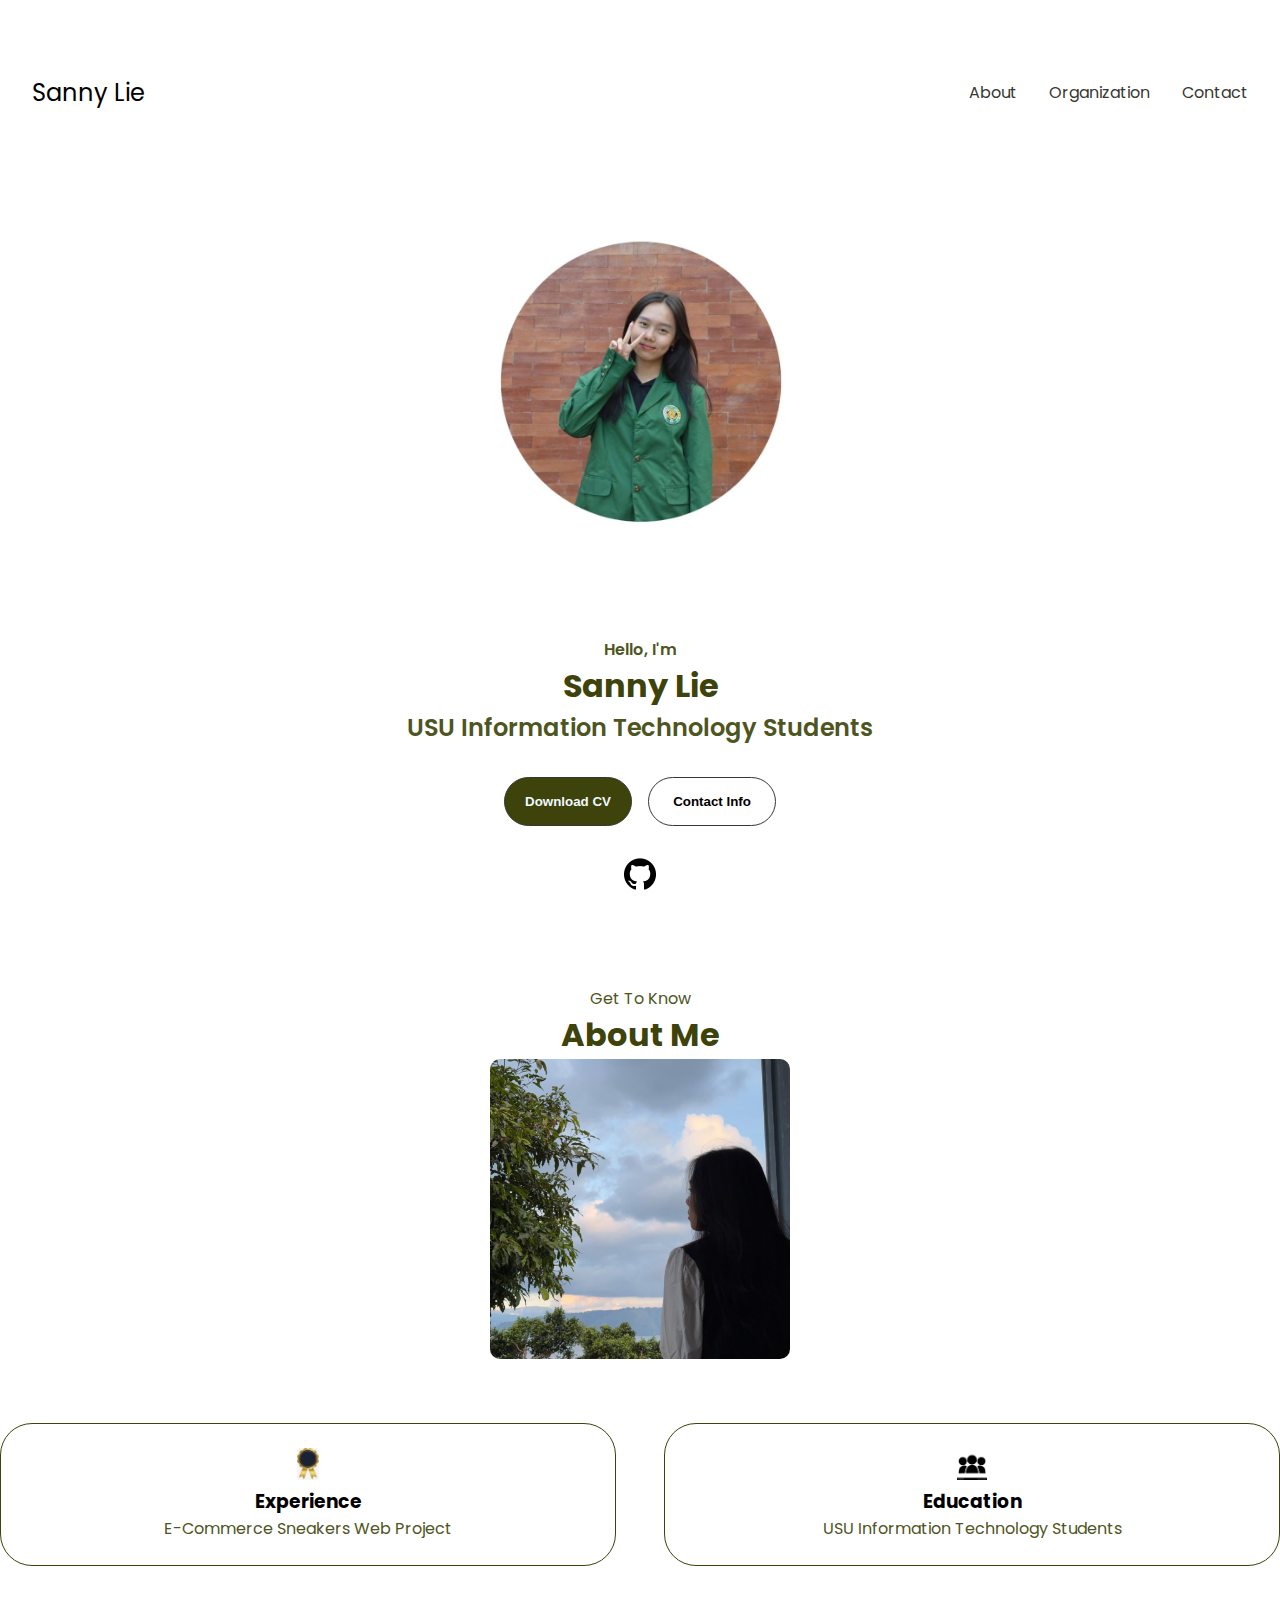
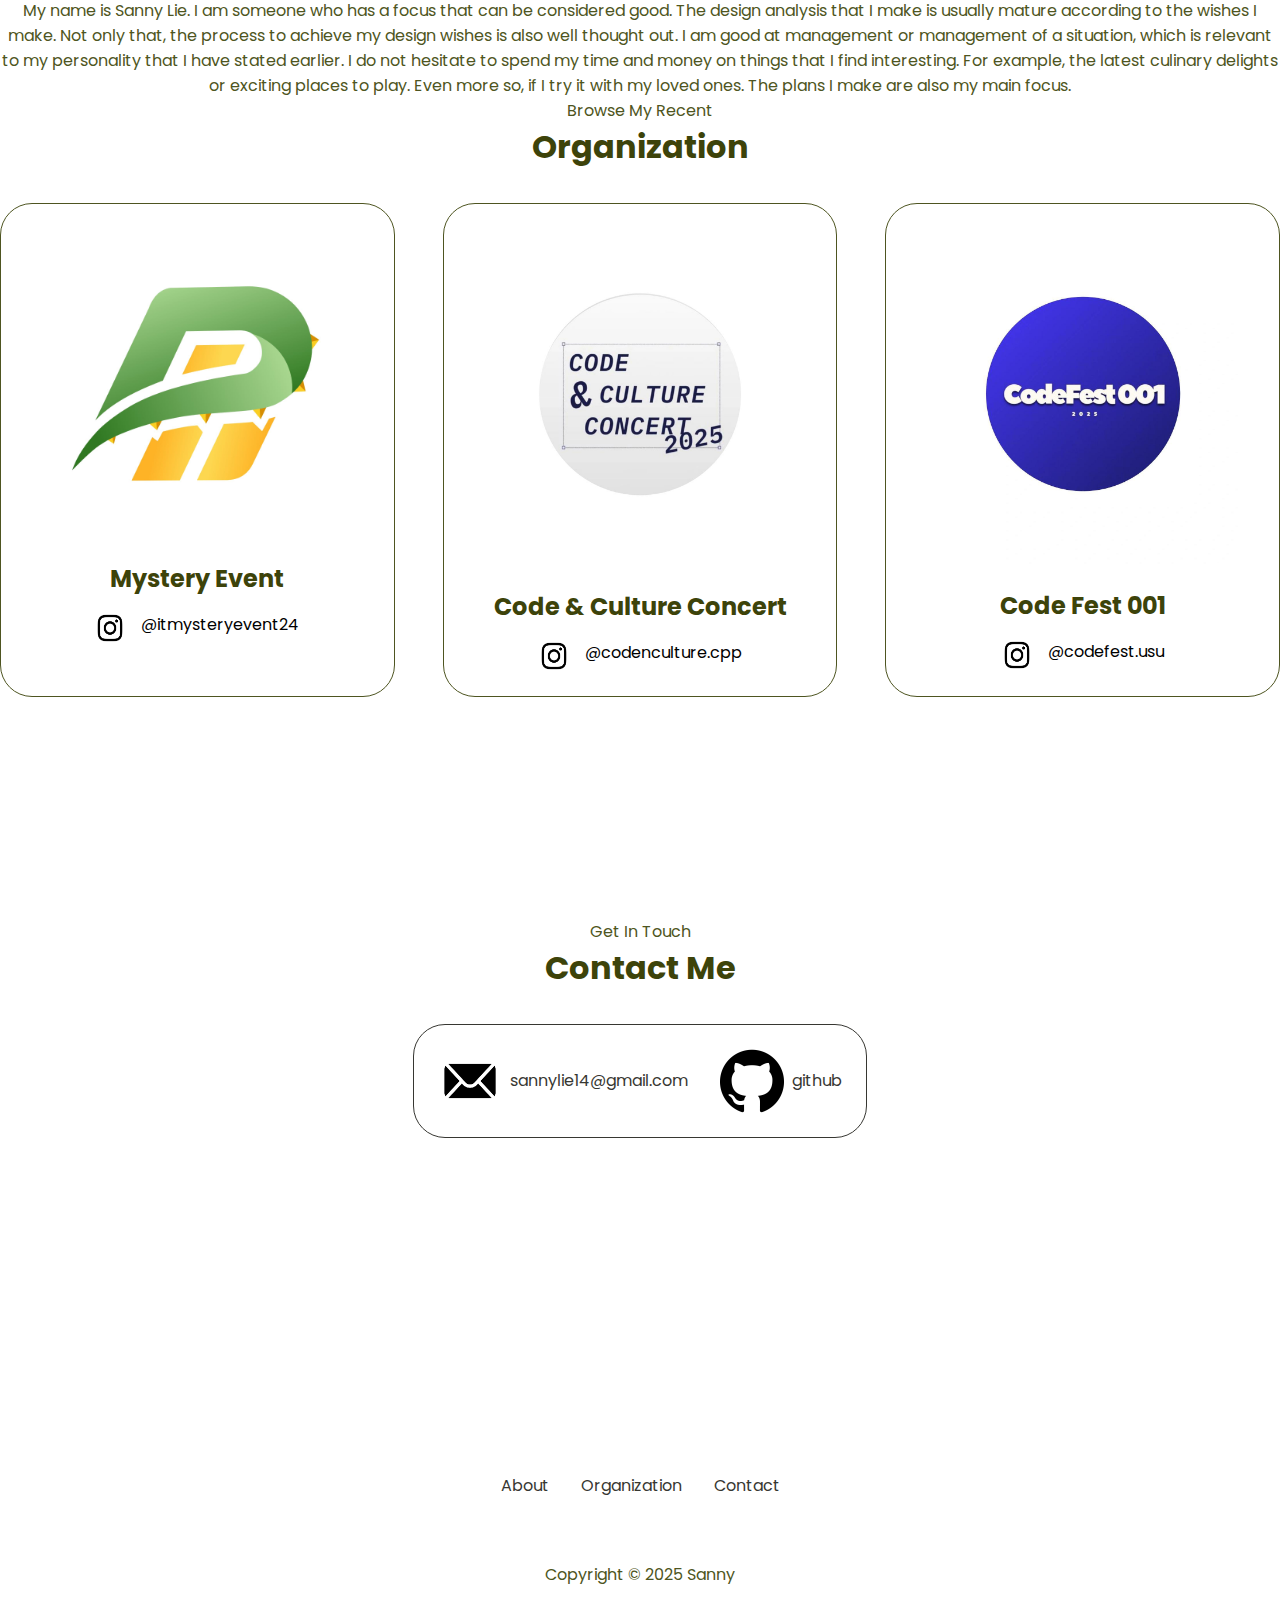
<file: index.html>
<!DOCTYPE html>
<html lang="en">
<head>
    <meta charset="UTF-8">
    <meta name="viewport" content="width=device-width, initial-scale=1.0">
    <title>CV</title>
    <link rel="stylesheet" href="style.css">
    <link rel="stylesheet" href="media.css">
</head>
<body>
   <nav id="bar-nav">
    <div class="logo">Sanny Lie</div>
    <div>
        <ul class="link">
            <li><a href="#about">About</a></li>
            <li><a href="#organization">Organization</a></li>
            <li><a href="#contact">Contact</a></li>
        </ul>
    </div>
   </nav>
   <nav id="sanny-nav">
    <div class="logo">Sanny Lie</div>
    <div class="sanny-menu">
        <div class="sanny-icon" onclick="toggleMenu()">
            <span></span>
            <span></span>
            <span></span>
        </div>
        <div class="menu-link">
            <li><a href="#about" onclick="toggleMenu()">About</a></li>
            <li><a href="#organization" onclick="toggleMenu()">Organization</a></li>
            <li><a href="#contact" onclick="toggleMenu()">Contact</a></li>  
        </div>
    </div>
   </nav>

   <section id="profil">
    <div class="section--pic-container">
        <img src="sanny3.jpg" alt="sanny" class="pic">
    </div>

    <div class="section--text">
        <p class="section--text1">Hello, I'm</p>
        <h1 class="title">Sanny Lie</h1>
        <p class="section--text2">USU Information Technology Students</p>
        <div class="btn-container">
            <button class="btn btn-color-1" onclick="window.open('cv2.jpg')">Download CV</button>
            <button class="btn btn-color-2" onclick="location.href='#contact'">Contact Info</button>
        </div>

        <div id="social-container">
            <!-- <img src="ig2.jpg" alt="sosmed" class="icon" onclick="location.href='https://www.instagram.com/sannyl_?igsh=YmptMGhmOXgxdjhp'"></div> -->
            <img src="github.png" alt="sosmed" class="icon" onclick="location.href='https://github.com/sanliee14'"></div>
        </div>
    </div>
   </section>

   <section id="about">
    <p class="section--text1">Get To Know</p>
    <h1 class="title">About Me</h1>
    <div class="section-container">
        <div class="section--pic-container">
            <img src="sanny2.jpg" alt="pp" width="300px" class="about-pic">
        </div>

        <div class="about-detail-container">
            <div class="about-container">
                <div class="detail-container">
                    <img src="sertif.jpg" alt="sertif ikon" class="icon">
                    <h3>Experience</h3>
                    <p>E-Commerce Sneakers Web Project</p>
                </div>
                <div class="detail-container">
                    <img src="people2.jpg" alt="edu ikon" class="edu icon">
                    <h3>Education</h3>
                    <p>USU Information Technology Students</p>
                </div>
            </div>
            <div class="text-container">
                <p>
                    My name is Sanny Lie. I am someone who has a focus that can be considered good. The design analysis that I make is usually mature according to the wishes I make. Not only that, the process to achieve my design wishes is also well thought out. I am good at management or management of a situation, which is relevant to my personality that I have stated earlier. I do not hesitate to spend my time and money on things that I find interesting. For example, the latest culinary delights or exciting places to play. Even more so, if I try it with my loved ones. The plans I make are also my main focus.
                </p>
            </div>
        </div>
    </div>
    <img src="arrow.png" alt="arrow icon" class="icon arrow" onclick="location.href='./#experience'">

    <section id="organization">
        <p class="section--text1">Browse My Recent</p>
        <h1 class="title">Organization</h1>
        <div class="experience-details-container">
            <div class="about-container">
            <div class="detail-container color-container">
                <div class="article-container">
                    <img src="me.jpg" alt="ME" width="300px" class="project-img">
                </div>
                <h2 class="experience-sub-title project-title">Mystery Event</h2>
                <div class="btn-container">
                    <img src="ig2.jpg" alt="sosmed" width="30px" class="icon" onclick="location.href='https://www.instagram.com/itmysteryevent24'">@itmysteryevent24</div>
                </div>
            <div class="detail-container color-container">
                <div class="article-container">
                    <img src="cpp.jpg" alt="CPP" width="300px" class="project-img">
                </div>
                <h2 class="experience-sub-title project-title">Code & Culture Concert</h2>
                <div class="btn-container">
                    <img src="ig2.jpg" alt="sosmed" width="30px" class="icon" onclick="location.href='https://www.instagram.com/codenculture.cpp'">@codenculture.cpp</div>
                </div>
            <div class="detail-container color-container">
                <div class="article-container">
                    <img src="codefest.jpg" alt="CODEFEST" width="300px" class="project-img">
                </div>
                <h2 class="experience-sub-title project-title">Code Fest 001</h2>
                <div class="btn-container">
                    <img src="ig2.jpg" alt="sosmed" width="30px" class="icon" onclick="location.href='https://www.instagram.com/codefest.usu'">@codefest.usu</div>
                </div>
            </div></div>
        </div>
        <img src="arrow.png" alt="arrow icon" class="icon arrow" onclick="location.href='./#experience'">
    </section>

    <section id="contact">
        <p class="section--text1">Get In Touch</p>
        <h1 class="title">Contact Me</h1>
        <div class="contact-info-upper-container">
            <div class="contact-info-container">
                <img src="email2.jpg" alt="email icon" class="icon contact-icon">
                <p><a href="mailto:sannylie14@gmail.com">sannylie14@gmail.com</a></p>
            </div>
            <div class="contact-info-container">
                <img src="github.png" alt="github icon" class="icon contact-icon">
                <p><a href="https://github.com/sanliee14">github</a></p>
            </div>
        </div>
        </div>
    </section>
   </section>
   <footer>
    <nav>
        <div class="nav-link-container">
            <ul class="link">
                <li><a href="#about">About</a></li>
                <li><a href="#organization">Organization</a></li>
                <li><a href="#contact">Contact</a></li>
            </ul>
        </div>
    </nav>
    <p>Copyright &#169; 2025 Sanny</p>
   </footer>
   <script src="script.js"></script>
</body>
</html>
</file>
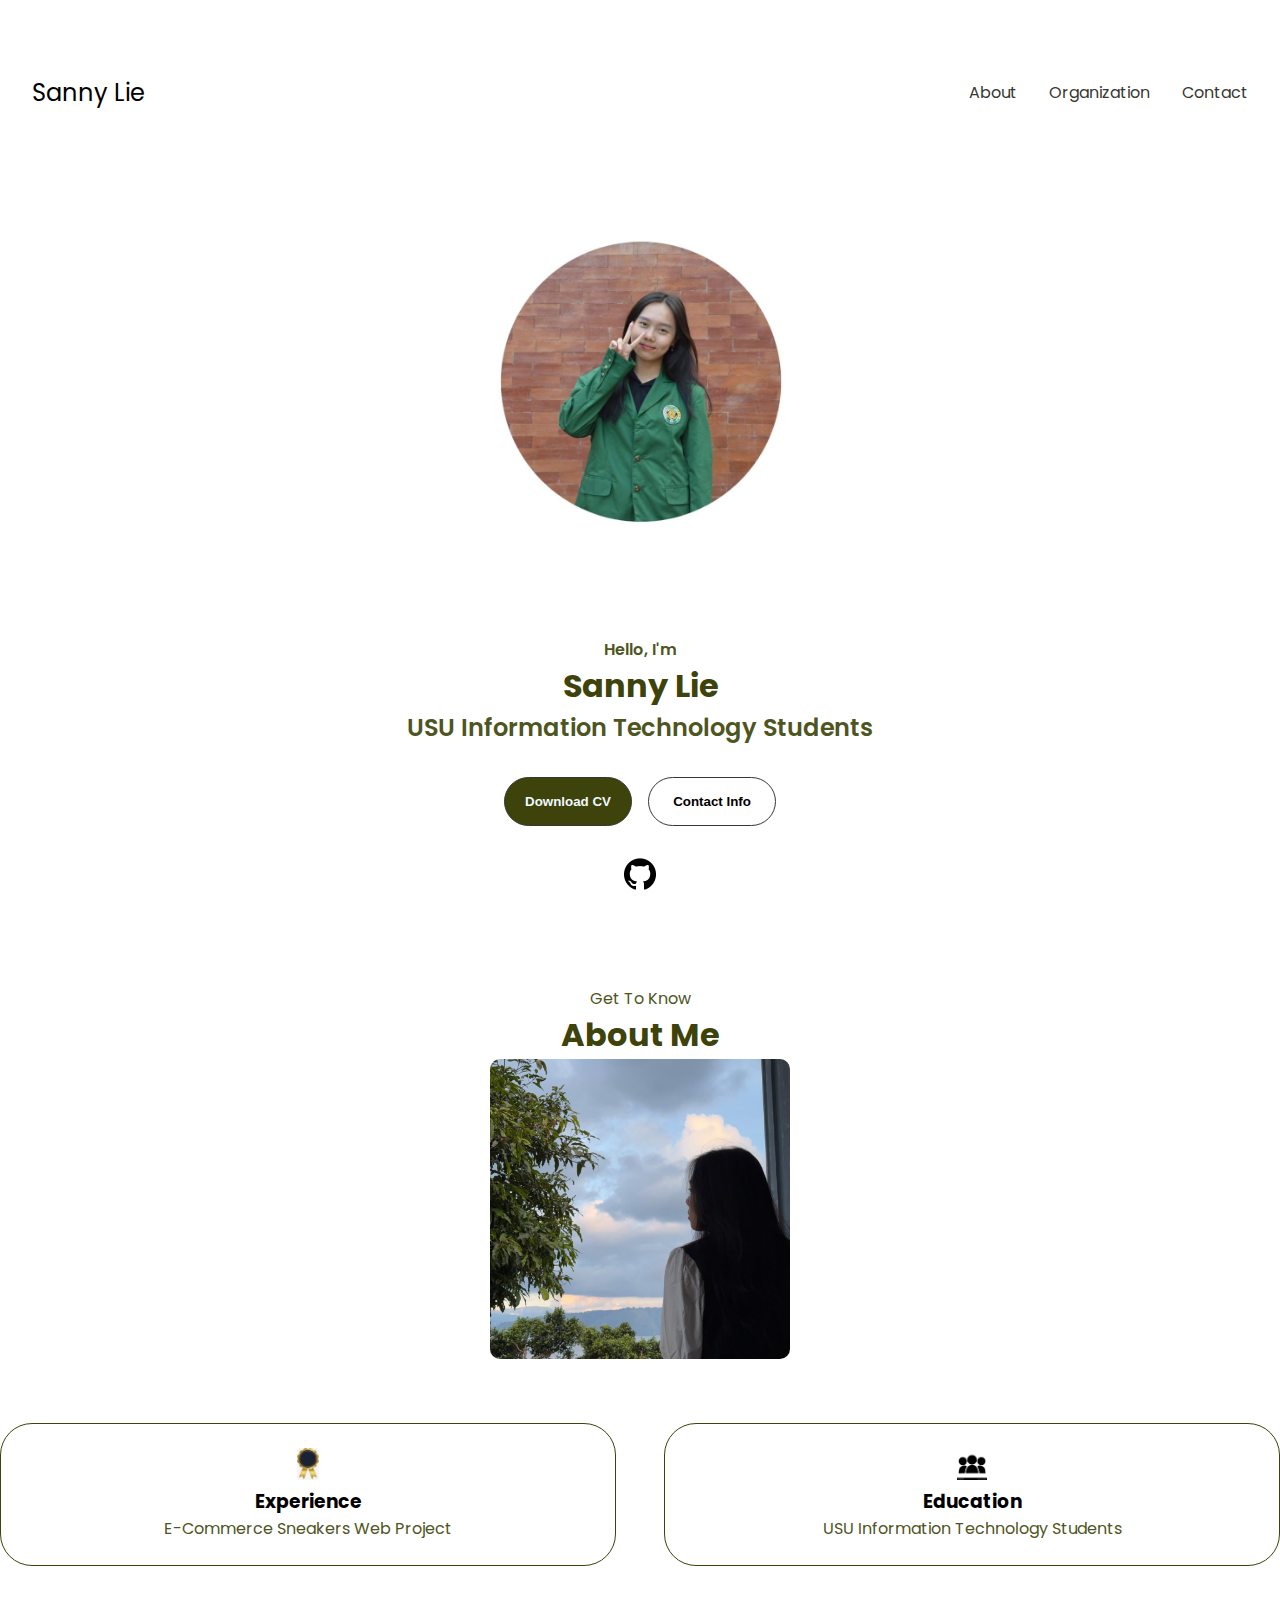
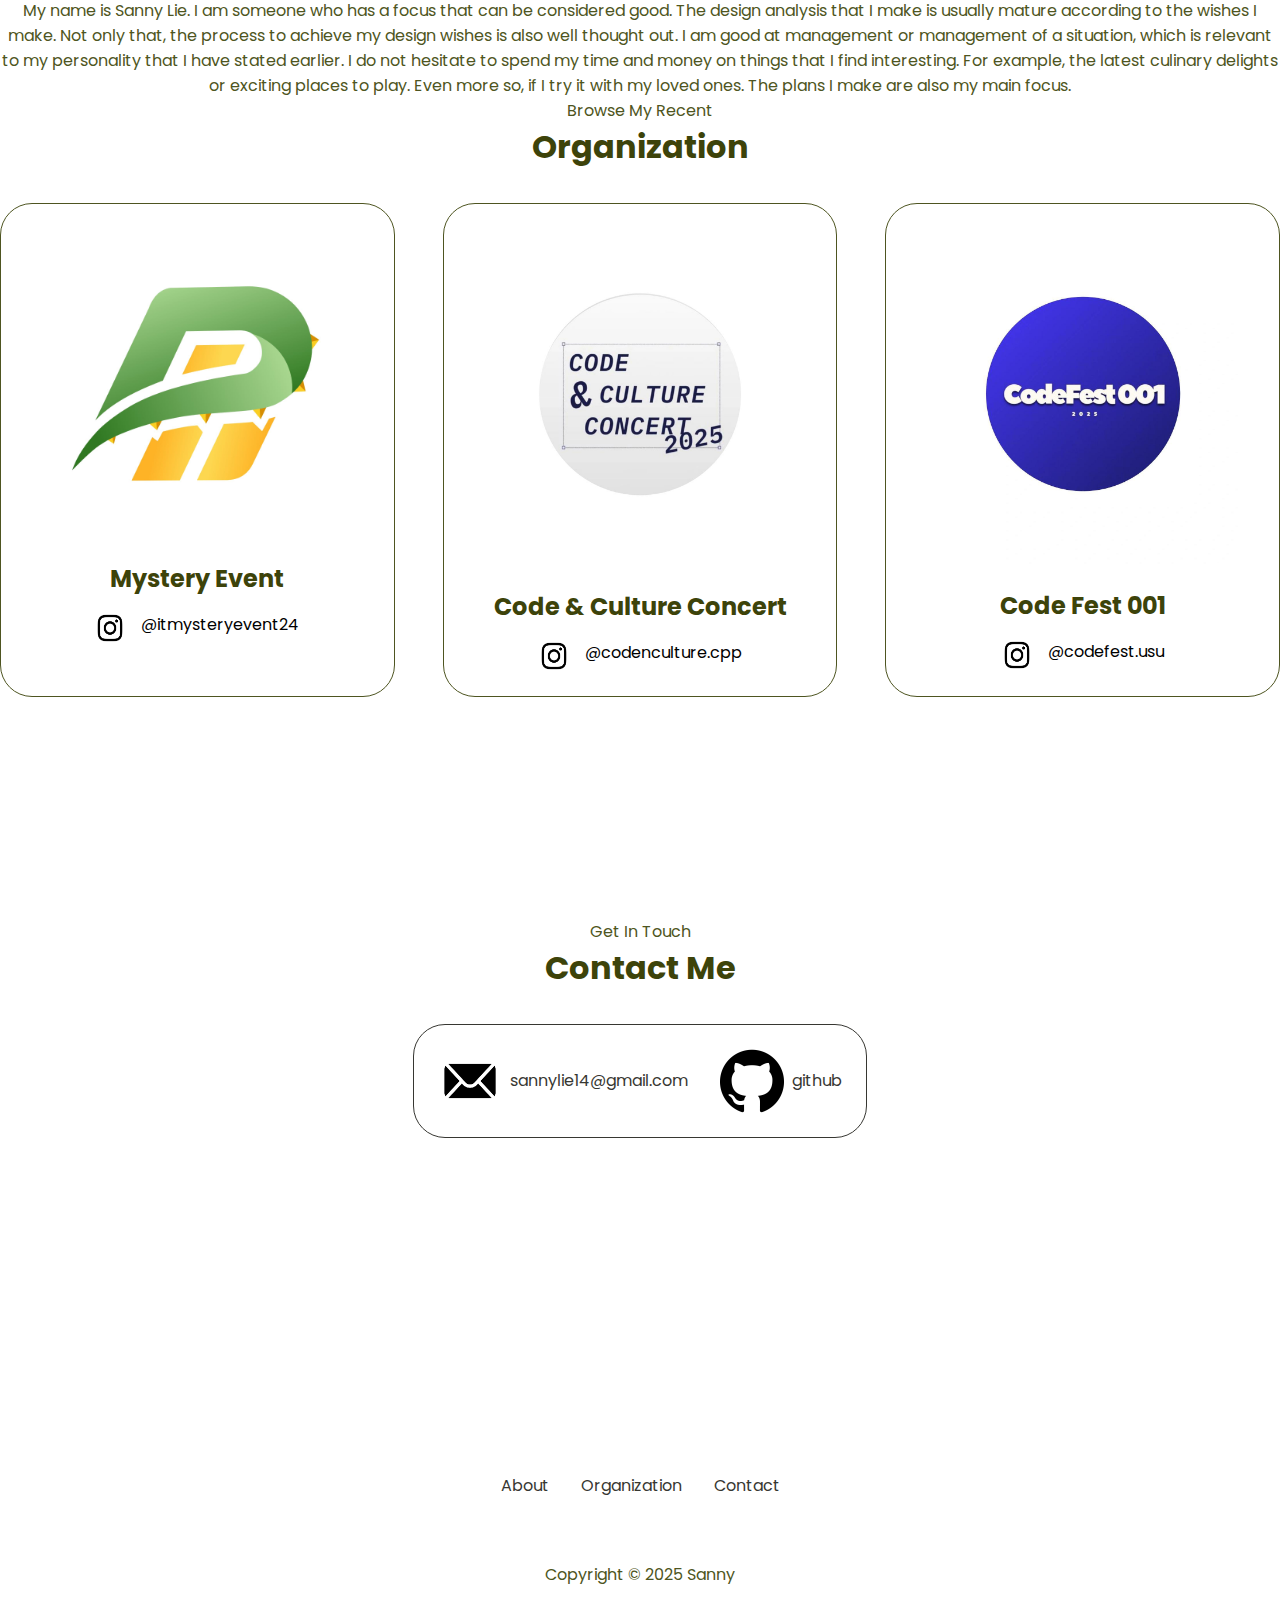
<file: cv.html>
<!DOCTYPE html>
<html lang="en">
<head>
    <meta charset="UTF-8">
    <meta name="viewport" content="width=device-width, initial-scale=1.0">
    <title>CV</title>
    <link rel="stylesheet" href="style.css">
    <link rel="stylesheet" href="media.css">
</head>
<body>
   <nav id="bar-nav">
    <div class="logo">Sanny Lie</div>
    <div>
        <ul class="link">
            <li><a href="#about">About</a></li>
            <li><a href="#organization">Organization</a></li>
            <li><a href="#contact">Contact</a></li>
        </ul>
    </div>
   </nav>
   <nav id="sanny-nav">
    <div class="logo">Sanny Lie</div>
    <div class="sanny-menu">
        <div class="sanny-icon" onclick="toggleMenu()">
            <span></span>
            <span></span>
            <span></span>
        </div>
        <div class="menu-link">
            <li><a href="#about" onclick="toggleMenu()">About</a></li>
            <li><a href="#organization" onclick="toggleMenu()">Organization</a></li>
            <li><a href="#contact" onclick="toggleMenu()">Contact</a></li>  
        </div>
    </div>
   </nav>

   <section id="profil">
    <div class="section--pic-container">
        <img src="sanny3.jpg" alt="sanny" class="pic">
    </div>

    <div class="section--text">
        <p class="section--text1">Hello, I'm</p>
        <h1 class="title">Sanny Lie</h1>
        <p class="section--text2">USU Information Technology Students</p>
        <div class="btn-container">
            <button class="btn btn-color-1" onclick="window.open('cv2.jpg')">Download CV</button>
            <button class="btn btn-color-2" onclick="location.href='#contact'">Contact Info</button>
        </div>

        <div id="social-container">
            <!-- <img src="ig2.jpg" alt="sosmed" class="icon" onclick="location.href='https://www.instagram.com/sannyl_?igsh=YmptMGhmOXgxdjhp'"></div> -->
            <img src="github.png" alt="sosmed" class="icon" onclick="location.href='https://github.com/sanliee14'"></div>
        </div>
    </div>
   </section>

   <section id="about">
    <p class="section--text1">Get To Know</p>
    <h1 class="title">About Me</h1>
    <div class="section-container">
        <div class="section--pic-container">
            <img src="sanny2.jpg" alt="pp" width="300px" class="about-pic">
        </div>

        <div class="about-detail-container">
            <div class="about-container">
                <div class="detail-container">
                    <img src="sertif.jpg" alt="sertif ikon" class="icon">
                    <h3>Experience</h3>
                    <p>E-Commerce Sneakers Web Project</p>
                </div>
                <div class="detail-container">
                    <img src="people2.jpg" alt="edu ikon" class="edu icon">
                    <h3>Education</h3>
                    <p>USU Information Technology Students</p>
                </div>
            </div>
            <div class="text-container">
                <p>
                    My name is Sanny Lie. I am someone who has a focus that can be considered good. The design analysis that I make is usually mature according to the wishes I make. Not only that, the process to achieve my design wishes is also well thought out. I am good at management or management of a situation, which is relevant to my personality that I have stated earlier. I do not hesitate to spend my time and money on things that I find interesting. For example, the latest culinary delights or exciting places to play. Even more so, if I try it with my loved ones. The plans I make are also my main focus.
                </p>
            </div>
        </div>
    </div>
    <img src="arrow.png" alt="arrow icon" class="icon arrow" onclick="location.href='./#experience'">

    <section id="organization">
        <p class="section--text1">Browse My Recent</p>
        <h1 class="title">Organization</h1>
        <div class="experience-details-container">
            <div class="about-container">
            <div class="detail-container color-container">
                <div class="article-container">
                    <img src="me.jpg" alt="ME" width="300px" class="project-img">
                </div>
                <h2 class="experience-sub-title project-title">Mystery Event</h2>
                <div class="btn-container">
                    <img src="ig2.jpg" alt="sosmed" width="30px" class="icon" onclick="location.href='https://www.instagram.com/itmysteryevent24'">@itmysteryevent24</div>
                </div>
            <div class="detail-container color-container">
                <div class="article-container">
                    <img src="cpp.jpg" alt="CPP" width="300px" class="project-img">
                </div>
                <h2 class="experience-sub-title project-title">Code & Culture Concert</h2>
                <div class="btn-container">
                    <img src="ig2.jpg" alt="sosmed" width="30px" class="icon" onclick="location.href='https://www.instagram.com/codenculture.cpp'">@codenculture.cpp</div>
                </div>
            <div class="detail-container color-container">
                <div class="article-container">
                    <img src="codefest.jpg" alt="CODEFEST" width="300px" class="project-img">
                </div>
                <h2 class="experience-sub-title project-title">Code Fest 001</h2>
                <div class="btn-container">
                    <img src="ig2.jpg" alt="sosmed" width="30px" class="icon" onclick="location.href='https://www.instagram.com/codefest.usu'">@codefest.usu</div>
                </div>
            </div></div>
        </div>
        <img src="arrow.png" alt="arrow icon" class="icon arrow" onclick="location.href='./#experience'">
    </section>

    <section id="contact">
        <p class="section--text1">Get In Touch</p>
        <h1 class="title">Contact Me</h1>
        <div class="contact-info-upper-container">
            <div class="contact-info-container">
                <img src="email2.jpg" alt="email icon" class="icon contact-icon">
                <p><a href="mailto:sannylie14@gmail.com">sannylie14@gmail.com</a></p>
            </div>
            <div class="contact-info-container">
                <img src="github.png" alt="github icon" class="icon contact-icon">
                <p><a href="https://github.com/sanliee14">github</a></p>
            </div>
        </div>
        </div>
    </section>
   </section>
   <footer>
    <nav>
        <div class="nav-link-container">
            <ul class="link">
                <li><a href="#about">About</a></li>
                <li><a href="#organization">Organization</a></li>
                <li><a href="#contact">Contact</a></li>
            </ul>
        </div>
    </nav>
    <p>Copyright &#169; 2025 Sanny</p>
   </footer>
   <script src="script.js"></script>
</body>
</html>
</file>
<file: style.css>
/* nav bar */

@import url('https://fonts.googleapis.com/css2?family=Poppins:wght@300;400;500;600&display=swap');

* {
    margin: 0;
    padding: 0;
}

body {
    font-family: "Poppins", serif;
}
      
html{
    scroll-behavior: smooth;
}

p{
    color: rgb(78, 85, 33);
}

h1{
    color: rgb(61, 67, 10);
}
/* transisi */

a, .btn {
    transition: all 300ms ease;
}

/* Bar */

nav, .link{
    display: flex;
}


nav{
    justify-content: space-around;
    align-items: center;
    height: 17vh;
}

.link{
    gap: 2rem;
    list-style: none;
    font-size: 1,5rem;
}

a{
    color: rgb(55, 55, 50) ;
    text-decoration: none;
    text-decoration-color: rgb(61, 67, 10) ;
}

a:hover{
    color :rgb(109, 121, 128);
    text-decoration: underline;
    /*text-underline-offset: 1rem;*/
    text-decoration-color: rgb(181,181,181) ;
}

.logo{
    font-size: 1.5rem;
}

.logo:hover{
    cursor: default;
}

/* Sanny Menu */

#sanny-nav{
    display: none;
}

.sanny-menu{
    position: relative;
    display: inline-block;
}

.sanny-icon{
    display: flex;
    flex-direction: column;
    justify-content: space-between;
    height: 24px;
    width: 30px;
    cursor: pointer;
}

.sanny-icon span{
    width: 100%;
    height: 2px;
    background-color: black;
    transition: all 0.3 ease-in-out ;
}

.menu-link{
    position: absolute;
    top: 100%;
    right: 0%;
    background-color: rgb(69, 71, 59);
    width: fit-content;
    max-height: 0;
    overflow: hidden;
    transition: all 0.3 ease-in-out ;
}

.menu-link a{
    display: block;
    padding: 10px;
    text-align: center;
    font-size: 1,5rem;
    color:rgb(218, 223, 177);
    text-decoration: none;
    transition: all 0.3 ease-in-out ;
} 

.menu-link li{
    list-style: none;
} 

.menu-link.open{
    max-height: 300px;
} 

.sanny-icon.open span:first-child{
    transform: rotate(45deg) translate(10px, 5px);
}

.sanny-icon.open span:nth-child(2){
   opacity: 0;
}

.sanny-icon.open span:last-child{
    transform: rotate(-45deg) translate(10px, -5px);
}

.sanny-icon span:first-child{
    transform: none;
}

.sanny-icon span:first-child{
    opacity:1;
}
.sanny-icon span:first-child{
    transform: none;
}

/* sections */

#section{
    padding-top: 4vh;
    height: 96vh;
    margin: 0 10rem;
    box-sizing: border-box;
    min-height: fit-content;
}

.section-container{
    display: flex;
}

/* profil */

#profil{
    display: flex;
    justify-content: center;
    gap: 5rem;
    height: 50vh;
}

.section--pic-container{
    display: flex;
    height: 100px;
    width: 100px;
    margin: auto 0;
}

.section--text{
    align-self: center;
    text-align: center;
}

.section--text p{
    font-weight: 600;
}

.section--text1{
    text-align: center;
}

.section--text2{
    font-size: 1.50rem;
    margin-bottom: 2rem;
}

.title{
    font-size: 2rem;
    text-align: center;
}

#social-container{
    display: flex;
    justify-content: center;
    margin-top: 2rem;
    gap: 1rem;
}

/* icon */

.icon{
    cursor: pointer;
    height: 2rem;
}

/* button */

.btn-container{
    display: flex;
    justify-content: center;
    gap: 1rem;
}

.btn{
    font-weight: 600;
    transition: all 300ms ease;
    padding: 1rem;
    width: 8rem;
    border-radius: 2rem;
}

.btn-color-1, .btn-color-2{
    border: rgb(55, 55, 50) 0.1rem solid;
}

.btn-color-1:hover, .btn-color-2:hover{
    cursor: pointer;
}

.btn-color-1, .btn-color-2:hover{
    background: rgb(61, 67, 10);
    color:aliceblue;
}

.btn-color-1:hover{
    background: none;
    color:rgb(61, 67, 10)
}

.btn-color-2{
    background: none;
}

.btn-color-2:hover{
    border: rgb(55, 55, 50) 0.1rem solid;
}

.btn-container{
    gap: 1rem;
}

/* about */
#about{
    position: relative;
}

.about-container{
    gap:3rem;
    margin-bottom: 2rem;
    margin-top: 2rem;
}

.about-details-container{
    justify-content:center;
    flex-direction: column;
}

.about-container, .about-details-container{
    display: flex;
}

.about-pic {
    width: 100%;
    max-width: 300px;
    border-radius: 2rem;
}

/* .text-container{
    margin-left: rem;
}  */
.arrow{
    position: absolute;
    right: -5rem;
    bottom: 2.5rem;
}

.detail-container{
    padding: 1.5rem;
    flex: 1;
    background: white;
    border-radius: 2rem;
    border:rgb(69, 71, 59) 0.1rem solid;
    border-color: rgb(61, 67, 10);
    text-align: center;
}

.section-container{
    gap: 4rem;
    height: 80%;
}

.section--pic-container{
    height: 400px;
    width: 400px;
    margin: auto 0;
}

/* project */

#organization{
    position: relative;
}

.color-container{
    border-color: rgb(78, 85, 33);
    background: white;
}

.project-img{
    border-radius: 2rem;
    width: 90%;
    height: 90%;
}

.project-title{
    margin: 1rem;
    color: rgb(61, 67, 10);
}

.project-btn{
    color: black;
    border-color: aliceblue;
}

/* contact */

#contact{
    display: flex;
    justify-content: center;
    flex-direction: column;
    height:70vh ;
}

.contact-info-upper-container{
    display: flex;
    justify-content: center;
    border-radius: 2rem;
    border: rgb(78, 85, 33) 0.1rem solid;
    border-color: rgb(55, 55, 50);
    background: white;
    margin: 2rem auto;
    padding: 0.5rem;
}

.contact-info-container{
    display: flex;
    align-items: center;
    justify-content: center;
    gap: 0.5rem;
    margin: 1rem;
}

.contact-icon{
    cursor: default;
    height: 4rem;
}

/* footer */
footer{
    height:26vh;
    margin: 0.1rem;
}

footer p{
    text-align: center;
}
</file>
<file: media.css>
/* /* @media screen and (max-width: 1400px){
    #profile{
        height: 83vh;
        margin-bottom: 6rem;
    }
    .about-containers{
        flex-wrap: wrap;
    }  
} */



@media screen and (max-width: 1200px){
    #bar-nav{
        display: none;
    }
    #sanny-nav{
        display: flex;
    }
    #profil
    .section-container{
        display: block;
    }
    .arrow{
        display: none;
    }
    section, .section-container{
        height: fit-content;
    }
    section{
        margin: 0 5%;
    }
    .section--pic-container{
        width: 275px;
        height: 275px;
        margin: 0 auto 2rem;
    }
    .about-container{
        margin-top: 0;
    }
}


@media screen and (max-width: 600px){
    #contact, footer{
        height: 40vh;
    }
    #profil{
        height: 83vh;
        margin-bottom: 0;
    }
    article{
        font-size: 1rem;
    }
    footer nav{
        height: fit-content;
        margin-bottom: 2rem;
    }
    .about-container, .contact-info-upper-container, .btn-container{
        flex-wrap: wrap;
    }
    .contact-info-container p, .nav-link li a{
        font-size: 1rem;
    }
    .logo{
        font-size: 1.5rem;
    }
    .nav-link{
        flex-direction: column;
        gap: 0.5rem;
        text-align: center;
    }
    .section--pic-container{
        width: auto;
        height: 46vw;
        justify-content: center;
    }
    .section--text2{
        font-size: 1.25rem;
    }
    .title{
        font-size: 2rem;
    }
  .text-container{
    text-align: justify;
  }
  
} */

body {
    font-size: 1.2rem;
    line-height: 1.6;
    margin: 0;
    padding: 0;
}

.container {
    max-width: 1200px;
    margin: auto;
    padding: 0 2rem;
}

/* Navbar */
#bar-nav {
    display: flex;
    justify-content: space-between;
    align-items: center;
    padding: 1rem 2rem;
}

#sanny-nav {
    display: none;
}

/* Profile Section */
#profil {
    display: flex;
    align-items: center;
    justify-content: center;
    flex-direction: column;
    text-align: center;
    height: auto;
    padding: 3rem 0;
}

.section--pic-container {
    width: 300px;
    height: 300px;
    /* border-radius: 50%; */
    overflow: hidden;
    display: flex;
    justify-content: center;
    align-items: center;
}

.section--pic-container img {
    width: 100%;
    height: 100%;
    object-fit: cover;
}

.section--text {
    margin-top: 1.5rem;
}

/* About Section */
#about {
    text-align: center;
    padding: 3rem 0;
}

#about .section-container {
    display: flex;
    align-items: center;
    justify-content: center;
    flex-wrap: wrap;
    gap: 2rem;
}

.about-pic {
    width: 100%;
    max-width: 350px;
    height: auto;
    object-fit: cover;
    border-radius: 10px;
}

/* Responsive Breakpoints */
@media screen and (max-width: 1200px) {
    #bar-nav {
        display: none;
    }
    #sanny-nav {
        display: flex;
    }
    .arrow {
        display: none;
    }
    section, .section-container {
        height: fit-content;
    }
}

@media screen and (max-width: 900px) {
    .container {
        padding: 0 1.5rem;
    }
    .section-container {
        flex-direction: column;
        align-items: center;
    }
    .section--pic-container {
        width: 250px;
        height: 250px;
    }
    .about-pic {
        max-width: 300px;
    }
}

@media screen and (max-width: 600px) {
    .section--pic-container {
        width: 200px;
        height: 200px;
    }
    .about-pic {
        max-width: 250px;
    }
    .title {
        font-size: 1.75rem;
    }

}
</file>
